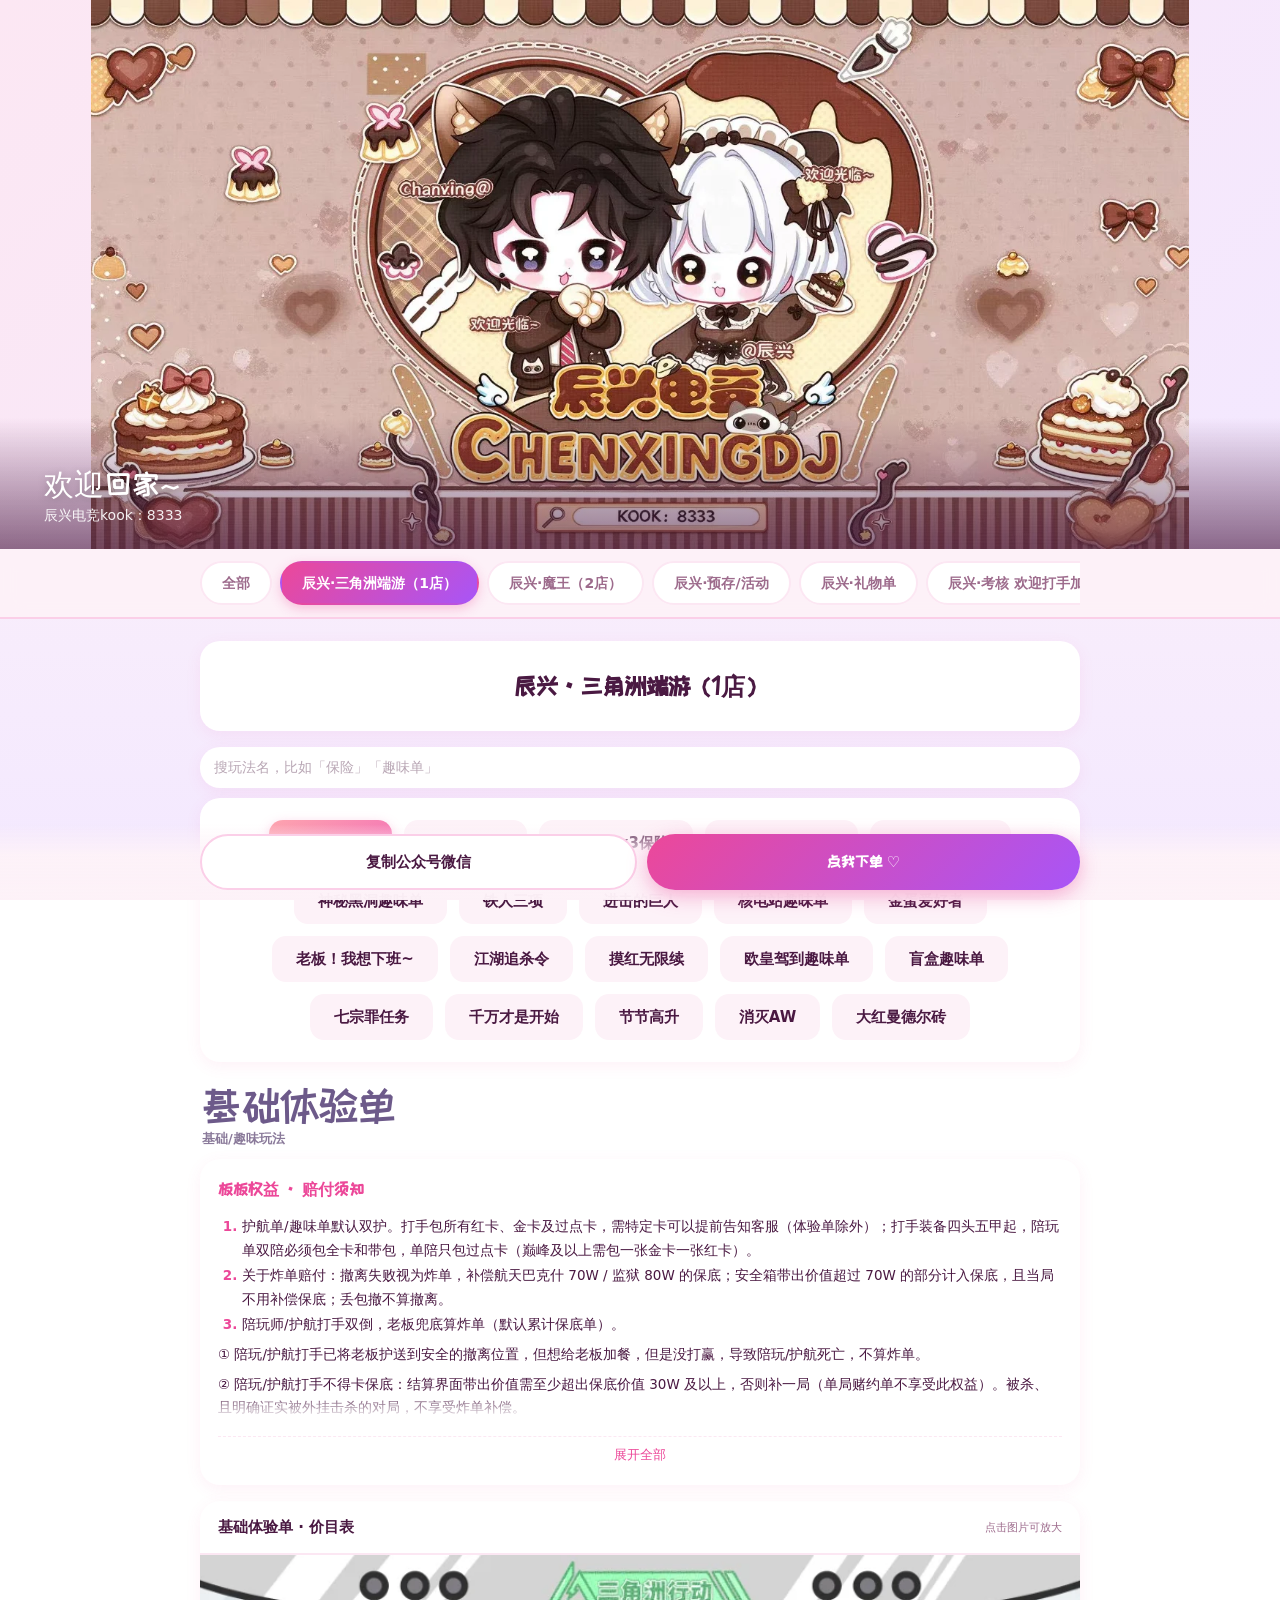
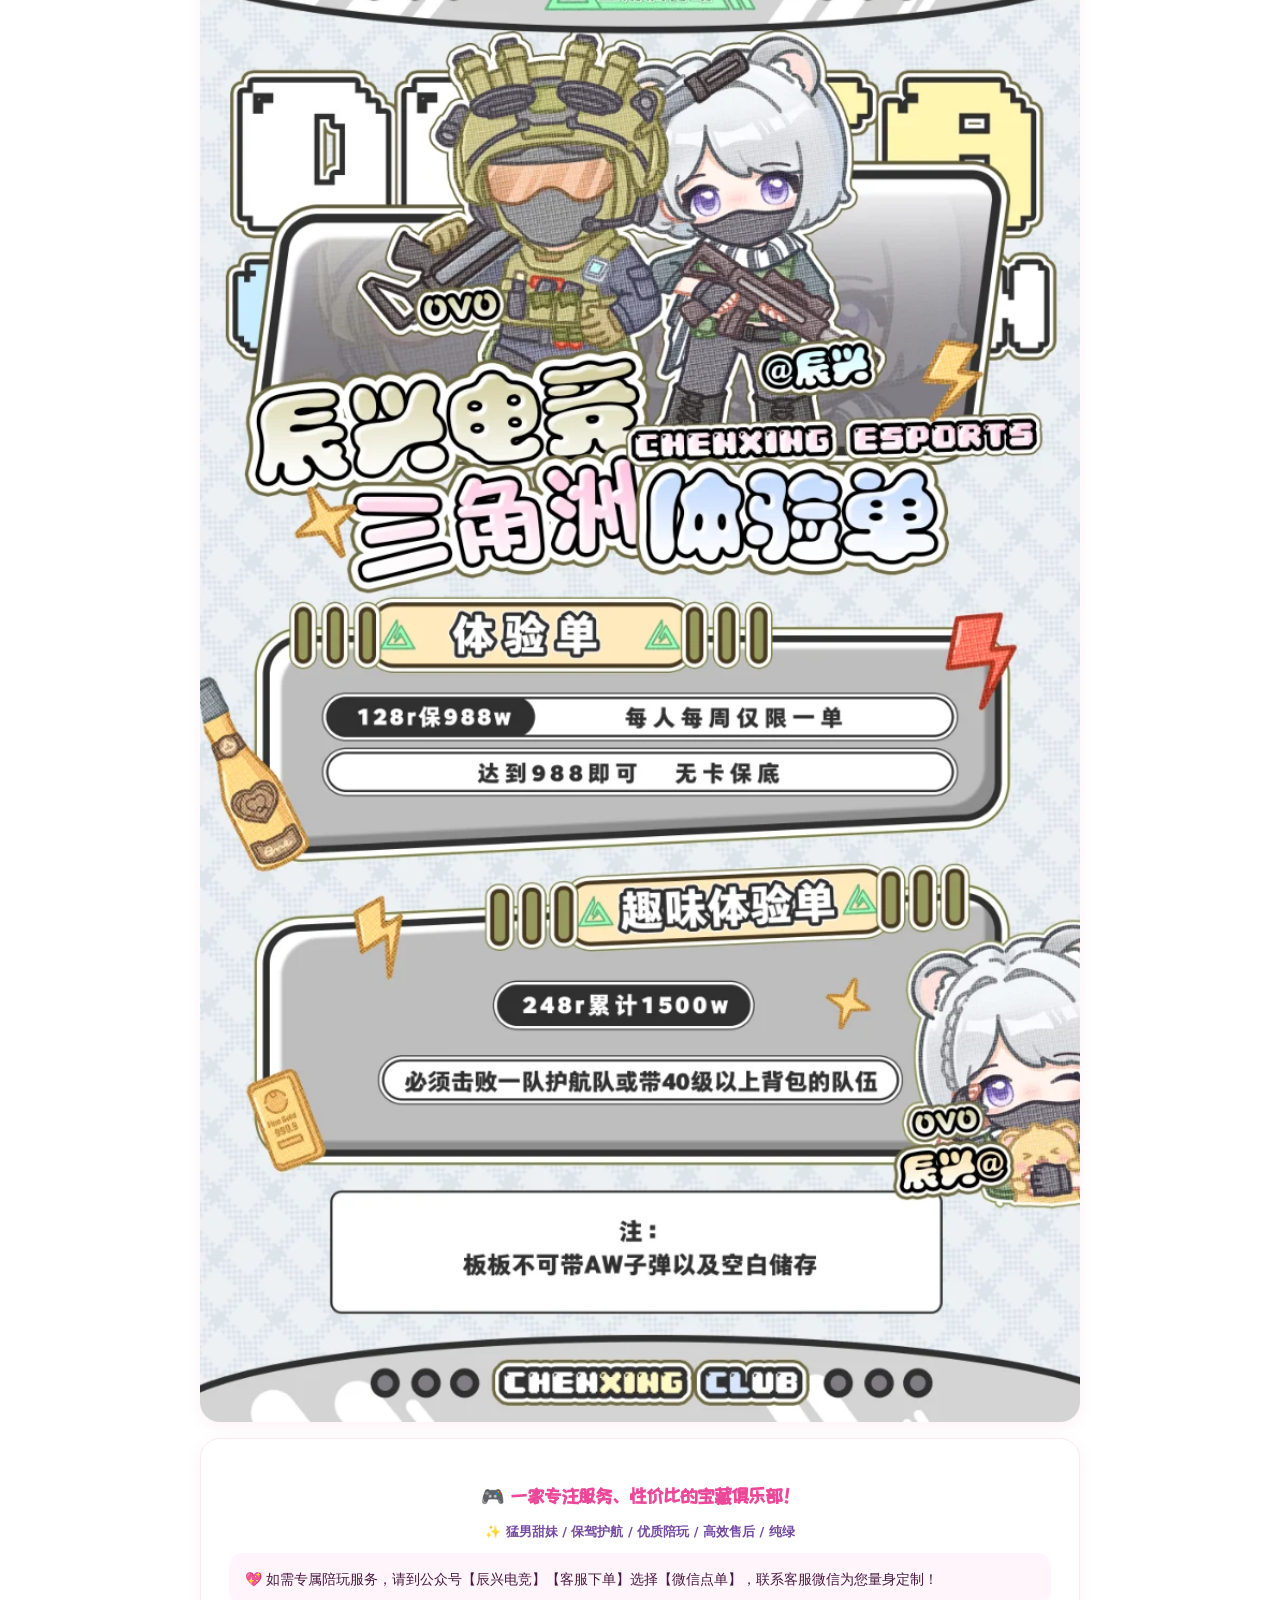
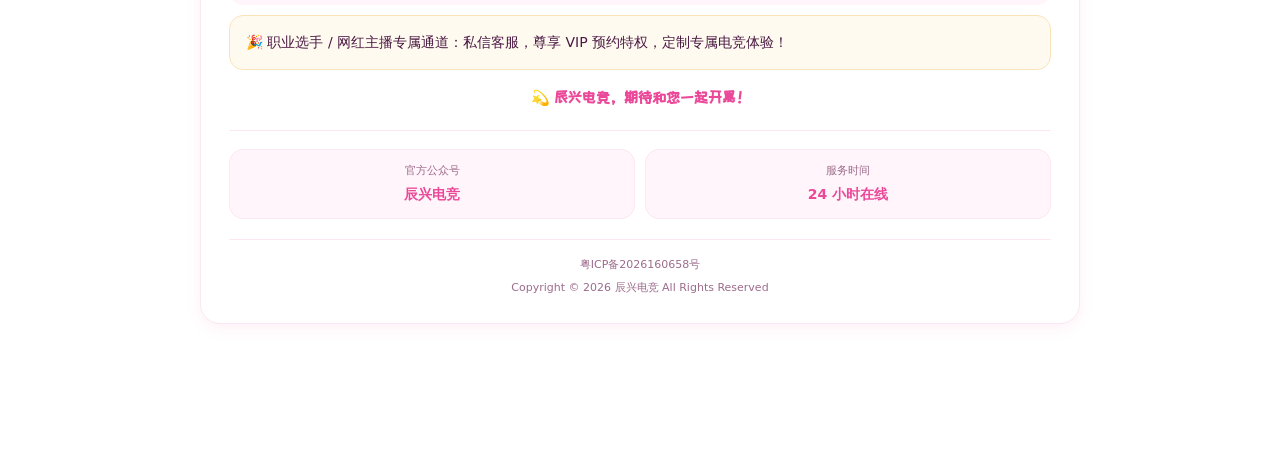
<file: index.html>
<!DOCTYPE html>
<html lang="zh-CN">
<head>
  <meta charset="UTF-8" />
  <meta name="viewport" content="width=device-width, initial-scale=1.0, viewport-fit=cover" />

  <!--
    微信分享卡缓存兜底（2026-11-03 · 票 #9）

    问题：微信把「分享出去的卡片」按 URL 缓存。换了 og:image / og:title 之后，
          已经聊过的旧链接仍吐旧卡（图 404、指向旧玩法），且我们自己清不掉。
    做法：进站时若地址里没有 sv 参数，就补一个再用 location.replace 重载一次，
          换一把全新缓存 key。必须 replace（不能用 pushState 改地址栏）——
          微信是按「页面加载时的 URL」认这个 key 的。

    两条边界：
      · 只在微信内生效（/MicroMessenger/）。普通浏览器和搜索引擎一次都不跳，
        不给任何人多付一次往返。
      · ★ 换过分享图 / 分享标题之后，把下面的 SHARE_VER 加 1，微信里的卡才会换新。
  -->
  <script>
    (function () {
      var SHARE_VER = '2';
      try {
        if (!/MicroMessenger/i.test(navigator.userAgent)) return;
        if (new RegExp('(^|[?&])sv=' + SHARE_VER + '(&|$)').test(location.search)) return;
        var q = location.search.replace(/[?&]sv=[^&]*/g, '');
        if (q === '?') q = '';
        location.replace(location.pathname + (q || '') +
          (q ? '&' : '?') + 'sv=' + SHARE_VER + location.hash);
      } catch (e) { /* 只是个缓存兜底，失败不影响页面 */ }
    })();
  </script>
  <!--
    标题 / 描述 / 图标分两处：
      · 这里写死的这一份是给「不执行 JS 的爬虫」看的 —— 微信 / QQ / 搜索引擎
        都靠它生成分享卡片和搜索结果，所以必须写死在 HTML 里。
      · assets/js/config.js -> SITE_CONFIG 会在页面打开后再覆盖一遍（后台可改）。
  -->
  <title>辰兴电竞 · 价格表</title>
  <meta name="description" content="三角洲护航单 / 趣味单 / 小时陪价目表，24 小时接单，客服一对一安排。" />
  <meta name="keywords" content="辰兴电竞,游戏陪玩,价格表,三角洲,护航,陪玩,代练" />

  <!--
    分享到微信 / QQ 时的卡片（2026-11-04 加固 · 票 #9）

    ⚠️ 关键事实：微信的抓取**不执行 JavaScript**，而本站的轮播/价目表都是 JS 渲染的，
       所以微信能看到的只有这里写死的 title / description / og:image。
       也正因为如此，**不装微信 JSSDK 时这张卡片同样是可控的** —— 改下面几行就能改。

    三条踩过的坑：
      1. 缩略图必须 JPG。微信对 WebP 支持不可靠（本站轮播是 webp，指望不上）。
      2. 图别超过 ~300KB，超了微信经常干脆不抓。这里 500×500 / 78KB。
      3. 微信按 URL 缓存卡片。换图/换文案后，把上面 <script> 里的 SHARE_VER 加 1，
         或者像这次一样直接换个新文件名。
  -->
  <meta property="og:type" content="website" />
  <meta property="og:site_name" content="辰兴电竞" />
  <meta property="og:title" content="辰兴电竞 · 价格表" />
  <meta property="og:description" content="三角洲护航单 / 趣味单 / 小时陪价目表，24 小时接单，客服一对一安排。" />
  <meta property="og:image" content="https://www.chenxingg.cn/assets/images/share-cover-500.jpg" />
  <meta property="og:image:type" content="image/jpeg" />
  <meta property="og:image:width" content="500" />
  <meta property="og:image:height" content="500" />
  <meta property="og:image:alt" content="辰兴电竞 · 三角洲陪玩价目表" />
  <meta property="og:locale" content="zh_CN" />
  <meta property="og:url" content="https://www.chenxingg.cn/" />
  <meta name="twitter:card" content="summary_large_image" />
  <!-- 老式但部分客户端 / 旧版微信仍会读这一条 -->
  <link rel="image_src" href="https://www.chenxingg.cn/assets/images/share-cover-500.jpg" />

  <!-- 网页图标（原来那个是别人家的 logo，已换成辰兴自己的） -->
  <link rel="icon" type="image/png" sizes="32x32" href="assets/images/favicon-32.png" />
  <link rel="apple-touch-icon" sizes="180x180" href="assets/images/favicon-180.png" />

  <!-- 字体：自己托管。原来引外部 CDN 是渲染阻塞的，且会连带下载 4.6 MB 的中文字体 -->
  <link rel="stylesheet" href="assets/css/fonts.css?v=20261104-2" />

  <!-- 样式：base.css 设计变量与通用样式，layout.css 各区块版式 -->
  <link rel="stylesheet" href="assets/css/base.css?v=20261104-2" />
  <link rel="stylesheet" href="assets/css/layout.css?v=20261104-2" />
</head>
<body>

  <!--
    ==========================================================================
     页面结构（自上而下）：
       1.  .hero          顶部主视觉轮播 ---------- config.js -> HERO_CONFIG
       2.  .tabs          吸顶分类导航 ------------ data.js + NAV_CONFIG
       3.  .wrap          内容区
             #content    分类视图 / 全部视图（由 main.js 渲染）
             #siteparts  底部横幅 + 页脚（只渲染一次）
       4.  .cta           固定在底部的两个按钮 ---- CTA_CONFIG
       5.  .mask/.sheet   下单弹层 --------------- SHEET_CONFIG
       6.  .lightbox      图片放大预览
       7.  .toast         轻提示
     ==========================================================================
  -->

  <!-- 1. 顶部主视觉轮播 -->
  <div class="hero" id="hero">
    <div class="hero-track" id="heroTrack"></div>
    <button class="hero-arrow prev" id="heroPrev" type="button" aria-label="上一张">‹</button>
    <button class="hero-arrow next" id="heroNext" type="button" aria-label="下一张">›</button>
    <div class="hero-dots" id="heroDots"></div>
  </div>

  <!-- 2. 吸顶分类导航 -->
  <nav class="tabs" aria-label="分类导航">
    <div class="tabs-inner no-scrollbar" id="tabs"></div>
  </nav>

  <!-- 3. 内容区 -->
  <main class="wrap">
    <div class="shell">
      <div id="content"></div>
      <div id="siteparts"></div>
    </div>
  </main>

  <!-- 4. 固定在底部的按钮栏 -->
  <div class="cta">
    <div class="cta-inner">
      <button class="copy" id="ctaCopy" type="button">复制客服微信</button>
      <button class="wx fun" id="ctaOrder" type="button">点我下单 ♡</button>
    </div>
  </div>

  <!-- 5. 下单弹层 -->
  <div class="mask" id="mask" role="dialog" aria-modal="true" aria-label="添加客服下单">
    <div class="sheet">
      <h3 class="fun" id="sheetTitle"></h3>
      <p class="sheet-desc" id="sheetDesc"></p>
      <div class="qr" id="sheetQr"></div>
      <div class="sheet-wx" id="sheetWx"></div>
      <button id="sheetCopy" type="button"></button>
      <button class="sec" id="sheetClose" type="button"></button>
    </div>
  </div>

  <!-- 6. 图片放大预览 -->
  <div class="lightbox" id="lightbox" style="display:none">
    <img id="lightboxImg" alt="" />
    <button class="lightbox-close" id="lightboxClose" type="button" aria-label="关闭">×</button>
  </div>

  <!-- 7. 轻提示 -->
  <div class="toast" id="toast" role="status" aria-live="polite"></div>

  <!--
    ==========================================================================
     脚本加载顺序（重要，不要调换）：
       1) data.js    内容数据（分类 / 条目 / 价格 / 规则）
       2) config.js  站点配置（标题 / 轮播 / 按钮 / 弹层 / 页脚）
       3) main.js    渲染与交互
     ==========================================================================
  -->
  <script src="assets/js/data.js?v=20261104-2"></script>
  <script src="assets/js/config.js?v=20261104-2"></script>
  <script src="assets/js/main.js?v=20261104-2"></script>
</body>
</html>
</file>
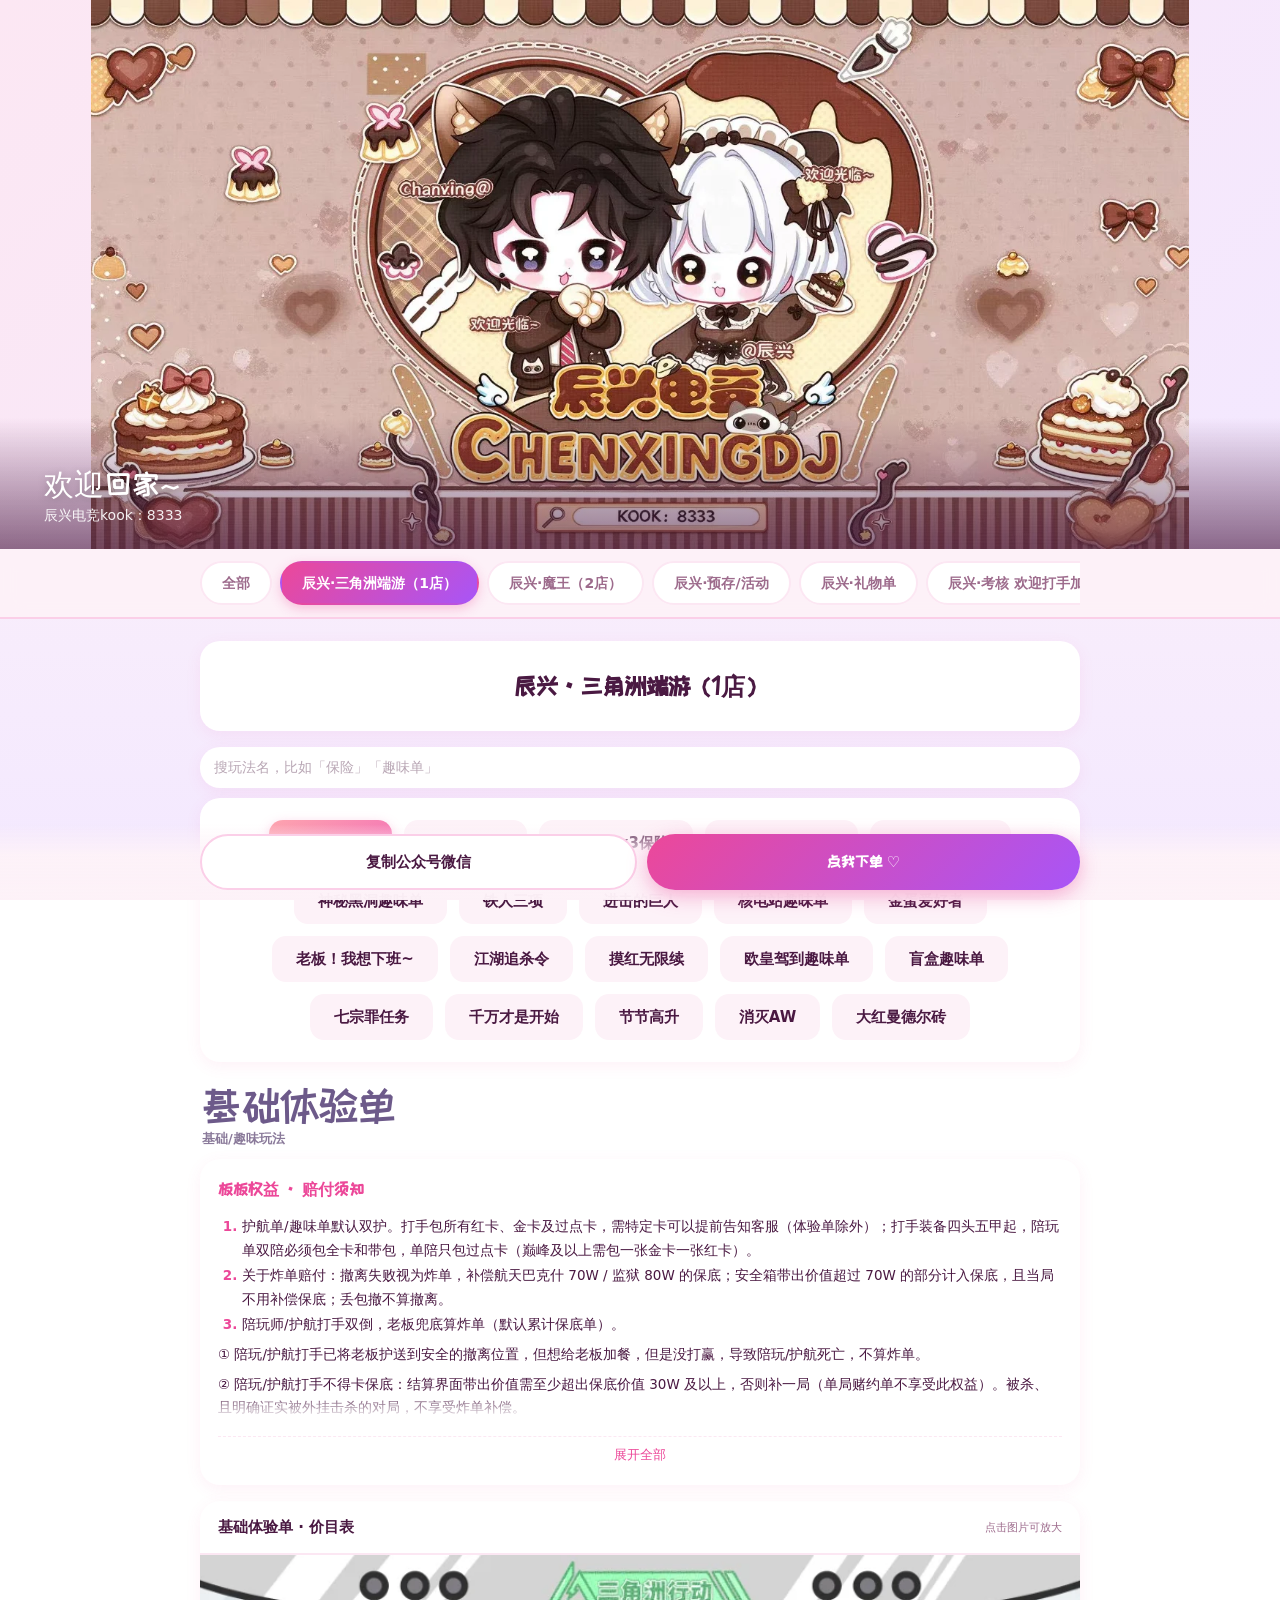
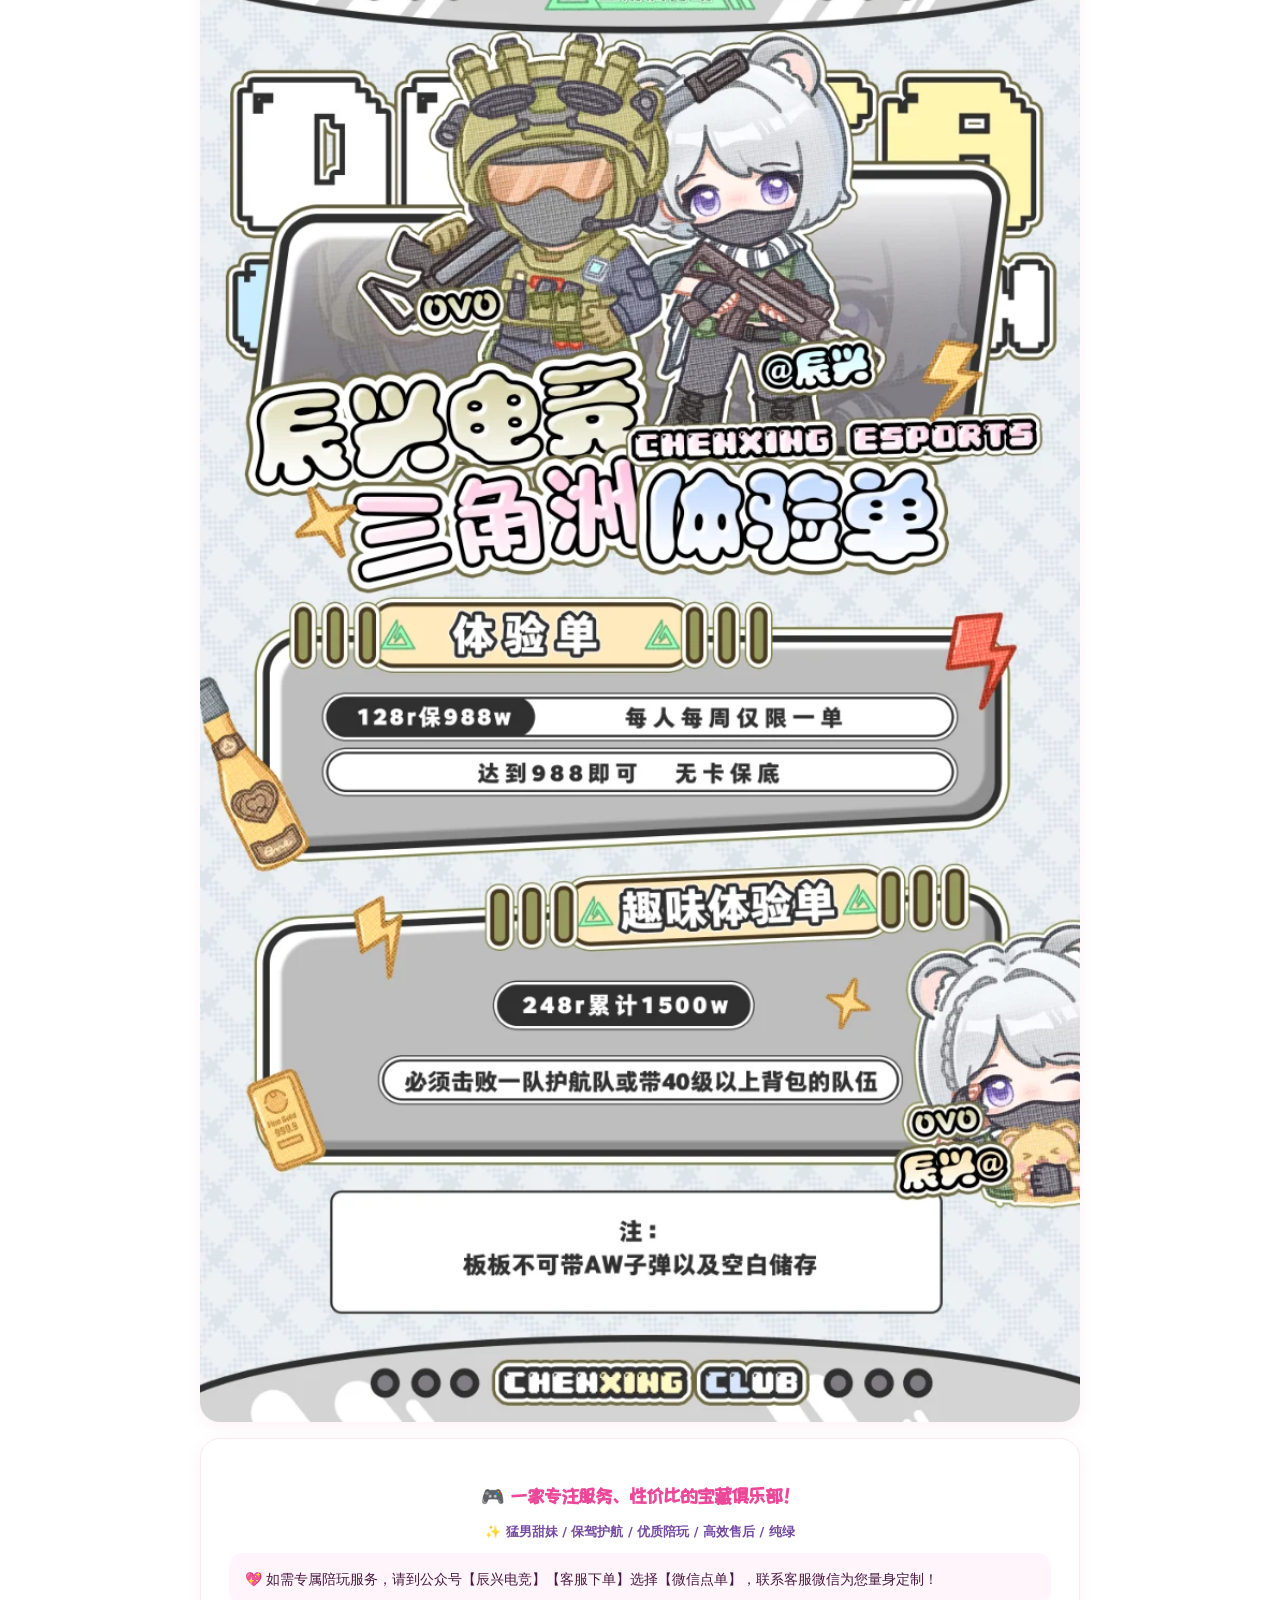
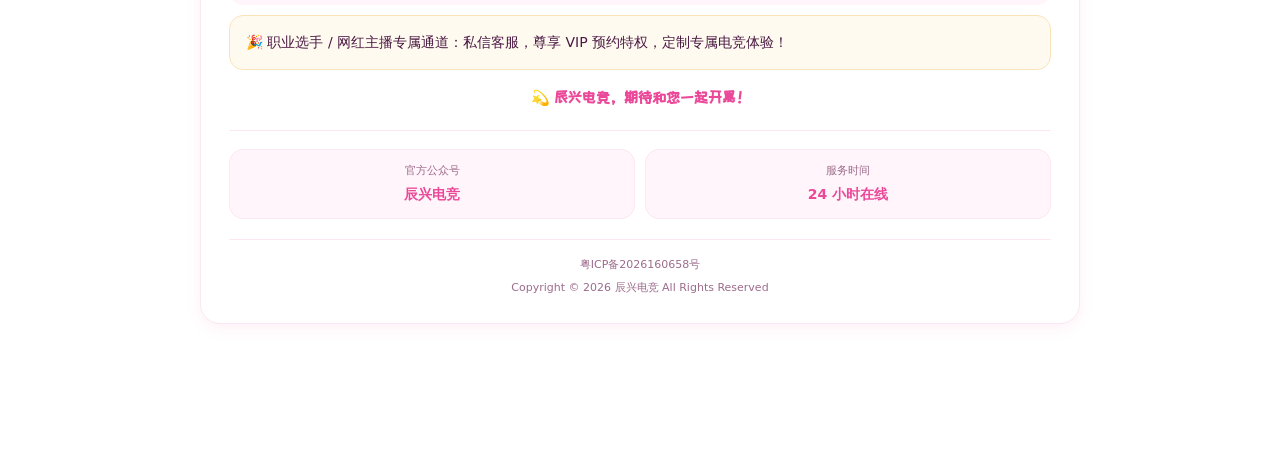
<file: service.html>
<!DOCTYPE html>
<html lang="zh-CN">
<head>
  <meta charset="UTF-8" />
  <meta name="viewport" content="width=device-width, initial-scale=1.0" />
  <title>正在打开… - 辰兴电竞</title>
  <!--
    ==========================================================================
     兼容页：融合版把「分类 / 玩法 / 价目表」合并进了 index.html 单页，
     不再需要独立的详情页。这个文件只负责把老链接
        service.html?id=<条目id>&cat=<分类id>
     转到新地址
        index.html#cat=<分类id>&item=<条目id>
     所以以前发出去的链接不会失效。
     ==========================================================================
  -->
</head>
<body>
  <p style="font-family:system-ui,sans-serif;padding:24px;color:#4a1942">
    正在打开相关内容…如果浏览器没有自动跳转，<a id="fallback" href="index.html">点这里回到首页</a>。
  </p>

  <script src="assets/js/data.js?v=20261104-1"></script>
  <script>
    (function () {
      'use strict';

      function pick(query) {
        var out = {};
        (query || '').replace(/^\?/, '').split('&').forEach(function (kv) {
          if (!kv) return;
          var p = kv.split('=');
          try { out[p[0]] = decodeURIComponent(p[1] || ''); }
          catch (e) { out[p[0]] = p[1] || ''; }
        });
        return out;
      }

      var q = pick(window.location.search);
      var itemId = q.id || '';
      var catId = q.cat || '';

      /* 老链接只给了条目 id 时，到数据里找出它属于哪个分类 */
      if (!catId && itemId && typeof SERVICE_CATEGORIES !== 'undefined') {
        SERVICE_CATEGORIES.forEach(function (cat) {
          (cat.items || []).forEach(function (item) {
            if (item.id === itemId) catId = cat.id;
          });
        });
      }

      var target = 'index.html';
      if (catId) {
        target += '#cat=' + encodeURIComponent(catId);
        if (itemId) target += '&item=' + encodeURIComponent(itemId);
      }

      document.getElementById('fallback').setAttribute('href', target);
      window.location.replace(target);
    })();
  </script>
</body>
</html>
</file>
<file: assets/css/fonts.css>
/* ==========================================================================
 * 站点自己的字体 —— 不再依赖外部 CDN
 * ==========================================================================
 * 原来 index.html 里引的是 https://miaoda.feishu.cn/fonts/css2?... 那个文件：
 *   · 它是 <link rel="stylesheet">，会**阻塞渲染**
 *     （实测冷启动首字节到过 11.2 秒，正常 0.1~1 秒，波动很大）
 *   · 它引的 Noto Sans SC 有 4.6 MB，而 base.css 又把它放在正文字体第一位
 *     —— 等于访客可能在后台悄悄下载 4.6 MB
 *
 * 现在改成：
 *   · 手写体 ZCOOL KuaiLe 自己托管，只保留站点用得到的 699 个字符
 *     1479 KB → 62 KB（小 24 倍），且不再阻塞渲染
 *   · 正文不再指定 Noto Sans SC，直接用系统字体（苹方 / 微软雅黑），
 *     中文字形几乎一样，却省掉 4.6 MB
 *
 * 字体授权：ZCOOL KuaiLe = SIL Open Font License 1.1，允许自托管与再分发。
 * 内容里加了生僻字想重新子集化：node _verify/build-fonts.mjs
 * ======================================================================== */

@font-face {
  font-family: 'ZCOOL KuaiLe';
  font-style: normal;
  font-weight: 400;
  font-display: swap;   /* 字体没到之前先用系统字体显示，绝不出现空白 */
  src: url('../fonts/zcool-kuaile-subset.woff2') format('woff2');
}
</file>
<file: assets/css/base.css>
/**
 * ============================================================================
 *  base.css —— 基础层（设计变量 / 重置 / 字体 / 页面底色 / 通用原子样式）
 * ============================================================================
 *  版式框架来自参考网站（辰兴电竞价格表），配色在此基础上保留 dduniao 的视觉识别。
 *
 *  改配色：直接改下面 :root 里的变量，全站生效。
 *  改文案：不要改这里，请去 assets/js/config.js 与 assets/js/data.js。
 * ============================================================================
 */

/* ==========================================================================
   1. 设计变量
   ========================================================================== */
:root {
  /* ---- 版式骨架配色（参考网站原样） ---- */
  --bg: #fdf2f8;
  --card: #ffffff;
  --pink: #ec4899;
  --pink-l: #fbcfe8;
  --purple: #a855f7;
  --purple-l: #e9d5ff;
  --tx: #4a1942;          /* 主文字 */
  --tx2: #9d6b8c;         /* 次要文字 */
  --line: #fce7f3;        /* 描边 */

  /* ---- dduniao 视觉识别色（内容区沿用） ---- */
  --dd-pink: #ff9a9e;
  --dd-pink-soft: #fecfef;
  --dd-purple: #764ba2;
  --dd-gold: #ffd700;
  --gradient-dd-pink: linear-gradient(135deg, #ff9a9e 0%, #fecfef 100%);
  --gradient-brand: linear-gradient(135deg, #ec4899 0%, #a855f7 100%);
  --gradient-subtab: linear-gradient(135deg, #fda4af, #f472b6);

  /* ---- 圆角 / 阴影 ---- */
  --radius-lg: 20px;
  --radius-md: 14px;
  --radius-sm: 12px;
  --radius-pill: 999px;
  --shadow-card: 0 4px 16px rgba(236, 72, 153, .08);
  --shadow-poster: 0 6px 24px rgba(168, 85, 247, .15);
  --shadow-cta: 0 6px 20px rgba(236, 72, 153, .4);
  --shadow-soft: 0 2px 10px rgba(168, 85, 247, .10);

  /* ---- 版心宽度（由下方断点覆盖） ---- */
  --content-max: 100%;
  /* 底部固定按钮栏高度，用于给 body 留安全距离 */
  --cta-space: 104px;
}

/* ==========================================================================
   2. 重置
   ========================================================================== */
* {
  margin: 0;
  padding: 0;
  box-sizing: border-box;
  -webkit-tap-highlight-color: transparent;
}

html {
  scroll-behavior: smooth;
  /* 吸顶导航的高度补偿：锚点跳转时不被导航挡住 */
  scroll-padding-top: 70px;
}

body {
  /* 页面底色（可用 config.js 的 SITE_CONFIG.background 覆盖） */
  background: var(--page-bg, linear-gradient(180deg, #fce7f3 0%, #fdf2f8 30%, #f3e8ff 100%));
  background-attachment: fixed;
  color: var(--tx);
  /* 正文不再指定 "Noto Sans SC"：那个字体文件 4.6 MB，而苹方 / 微软雅黑
     这些系统字体本来就装在每个中文用户的设备上，字形几乎一样。
     去掉它等于白白省下最多 4.6 MB。 */
  font-family: "PingFang SC", "Hiragino Sans GB", "Microsoft YaHei", system-ui, -apple-system, sans-serif;
  line-height: 1.6;
  min-height: 100vh;
  /* 给固定在底部的两个按钮留出空间 */
  padding-bottom: var(--cta-space);
  overflow-x: hidden;
}

/* 手写风格字体：标题、按钮等活泼元素专用。
   字体已经自己托管（assets/fonts/zcool-kuaile-subset.woff2，62 KB），
   加载失败时自动回落到系统字体。 */
.fun {
  font-family: "ZCOOL KuaiLe", "PingFang SC", "Microsoft YaHei", system-ui, sans-serif;
}

button {
  font: inherit;
  color: inherit;
  background: none;
  border: none;
  cursor: pointer;
}

img {
  max-width: 100%;
}

a {
  color: inherit;
  text-decoration: none;
}

ul, ol {
  list-style: none;
}

/* 隐藏横向滚动条（顶部标签栏用） */
.no-scrollbar {
  scrollbar-width: none;
  -ms-overflow-style: none;
}
.no-scrollbar::-webkit-scrollbar {
  display: none;
}

/* 仅供屏幕阅读器 */
.sr-only {
  position: absolute;
  width: 1px;
  height: 1px;
  padding: 0;
  margin: -1px;
  overflow: hidden;
  clip: rect(0, 0, 0, 0);
  white-space: nowrap;
  border: 0;
}

/* ==========================================================================
   3. 版心容器
   ========================================================================== */
.shell {
  width: 100%;
  max-width: var(--content-max);
  margin: 0 auto;
}

/* ==========================================================================
   4. 通用动画
   ========================================================================== */
@keyframes fadeUp {
  from { opacity: 0; transform: translateY(14px); }
  to   { opacity: 1; transform: translateY(0); }
}
@keyframes popIn {
  0%   { opacity: 0; transform: scale(.92); }
  100% { opacity: 1; transform: scale(1); }
}
@keyframes sheetUp {
  from { transform: translateY(100%); }
  to   { transform: translateY(0); }
}
@keyframes toastIn {
  from { opacity: 0; transform: translate(-50%, -50%) scale(.9); }
  to   { opacity: 1; transform: translate(-50%, -50%) scale(1); }
}

/* 进入动画工具类 */
.anim-up  { animation: fadeUp .4s ease both; }
.anim-pop { animation: popIn .28s ease both; }

/* 无障碍：系统开启「减少动态效果」时关闭动画 */
@media (prefers-reduced-motion: reduce) {
  *, *::before, *::after {
    animation-duration: .001ms !important;
    animation-iteration-count: 1 !important;
    transition-duration: .001ms !important;
    scroll-behavior: auto !important;
  }
}

/* ==========================================================================
   5. 响应式：版心宽度
   ========================================================================== */
/* 移动端（<768px）：满宽，保持参考网站的原始版式 */
@media (max-width: 767px) {
  :root {
    --content-max: 100%;
    --cta-space: 104px;
  }
}

/* 平板（768–1199px）：居中收窄，维持参考网站的纵向节奏 */
@media (min-width: 768px) and (max-width: 1199px) {
  :root {
    --content-max: 720px;
    --cta-space: 112px;
  }
}

/* 桌面（≥1200px） */
@media (min-width: 1200px) {
  :root {
    --content-max: 880px;
    --cta-space: 116px;
  }
}
</file>
<file: assets/css/layout.css>
/**
 * ============================================================================
 *  layout.css —— 版式层（区块排布，对齐参考网站的排版风格）
 * ============================================================================
 *  页面自上而下的区块：
 *    1. .hero          顶部主视觉轮播
 *    2. .tabs          吸顶分类导航（对应原「顶部导航栏」）
 *    3. .big-title     当前分类大标题卡
 *    4. .subtabs       分类下的玩法胶囊按钮
 *    5. .poster        海报卡（标题 / 价格盒 / 规则）
 *    6. .price-sheet   价目表大图
 *    7. .cat-list      「全部」视图：全部分类卡片
 *    8. .notice        底部装饰横幅（板板须知）
 *    9. .footer        页脚
 *   10. .cta           固定在底部的两个按钮
 *   11. .mask/.sheet   下单弹层
 *   12. .toast         轻提示
 *
 *  改尺寸/间距：改这里对应的数值即可。
 * ===========================================================================
 */

/* ==========================================================================
   1. 顶部主视觉轮播
   ========================================================================== */
.hero {
  position: relative;
  overflow: hidden;
  background: linear-gradient(135deg, #fce7f3, #f3e8ff);
  /* 轮播区高度：用宽高比控制，保证不同屏幕下节奏一致 */
  aspect-ratio: 16 / 9;
  width: 100%;
}

.hero-track {
  display: flex;
  height: 100%;
  transition: transform .5s cubic-bezier(.4, 0, .2, 1);
  will-change: transform;
}

.hero-slide {
  position: relative;
  flex: 0 0 100%;
  height: 100%;
  overflow: hidden;
}

.hero-slide img {
  width: 100%;
  height: 100%;
  display: block;
  /* 默认铺满裁切；fit=contain 的幻灯片会覆盖成完整显示 */
  object-fit: cover;
}

.hero-slide.is-contain img {
  object-fit: contain;
}

/* 幻灯片上的文字叠加层 */
.hero-cap {
  position: absolute;
  left: 0;
  right: 0;
  bottom: 0;
  padding: 34px 16px 16px;
  color: #fff;
  background: linear-gradient(180deg, rgba(74, 25, 66, 0) 0%, rgba(74, 25, 66, .62) 100%);
  pointer-events: none;
}
.hero-cap .t {
  font-size: 22px;
  line-height: 1.2;
  text-shadow: 0 2px 8px rgba(0, 0, 0, .25);
}
.hero-cap .s {
  margin-top: 2px;
  font-size: 12px;
  opacity: .92;
}

/* 左右切换箭头 */
.hero-arrow {
  position: absolute;
  top: 50%;
  transform: translateY(-50%);
  width: 34px;
  height: 34px;
  border-radius: 50%;
  background: rgba(255, 255, 255, .78);
  color: var(--tx);
  font-size: 16px;
  font-weight: 700;
  display: flex;
  align-items: center;
  justify-content: center;
  box-shadow: var(--shadow-soft);
  transition: all .18s ease;
  z-index: 3;
}
.hero-arrow:hover { background: #fff; transform: translateY(-50%) scale(1.08); }
.hero-arrow:active { transform: translateY(-50%) scale(.94); }
.hero-arrow.prev { left: 10px; }
.hero-arrow.next { right: 10px; }

/* 底部指示点 */
.hero-dots {
  position: absolute;
  left: 0;
  right: 0;
  bottom: 8px;
  display: flex;
  justify-content: center;
  gap: 6px;
  z-index: 3;
}
.hero-dot {
  width: 7px;
  height: 7px;
  padding: 0;
  border-radius: var(--radius-pill);
  background: rgba(255, 255, 255, .62);
  transition: all .22s ease;
}
.hero-dot.on {
  width: 20px;
  background: #fff;
}

/* ==========================================================================
   2. 吸顶分类导航
   ========================================================================== */
.tabs {
  position: sticky;
  top: 0;
  z-index: 20;
  background: rgba(253, 242, 248, .95);
  backdrop-filter: blur(10px);
  -webkit-backdrop-filter: blur(10px);
  border-bottom: 2px solid var(--pink-l);
}

.tabs-inner {
  display: flex;
  gap: 8px;
  overflow-x: auto;
  padding: 12px 14px;
}

.tab {
  flex: 0 0 auto;
  padding: 8px 16px;
  border-radius: var(--radius-pill);
  background: #fff;
  color: var(--tx2);
  font-size: 13px;
  font-weight: 700;
  border: 2px solid var(--line);
  white-space: nowrap;
  transition: all .15s ease;
}
.tab:hover {
  color: var(--pink);
  border-color: var(--pink-l);
  transform: translateY(-1px);
}
.tab.on {
  background: var(--gradient-brand);
  color: #fff;
  border-color: transparent;
  box-shadow: 0 4px 12px rgba(236, 72, 153, .3);
}
.tab:active { transform: scale(.96); }

/* ==========================================================================
   3. 内容区外壳
   ========================================================================== */
.wrap {
  padding: 16px 14px;
}

/* ==========================================================================
   4. 大标题卡
   ========================================================================== */
.big-title {
  background: var(--card);
  border-radius: var(--radius-lg);
  padding: 22px;
  text-align: center;
  font-size: 20px;
  font-weight: 900;
  margin-bottom: 16px;
  box-shadow: var(--shadow-card);
}

/* ==========================================================================
   5. 玩法胶囊按钮组
   ========================================================================== */
.subtabs {
  background: var(--card);
  border-radius: var(--radius-lg);
  padding: 18px;
  margin-bottom: 16px;
  box-shadow: var(--shadow-card);
  display: flex;
  flex-wrap: wrap;
  gap: 10px;
  justify-content: center;
}

/* 2026-10-03：胶囊行吸顶。
   为什么必须「吸住后收成一行」：14 个玩法时胶囊行是 6 行 301px，
   纯吸顶会连同上方的分类标签栏一起常驻遮挡 67 + 301 = 368px = 手机屏高的 44%，
   把访客最想看的价格表挤到几乎看不见 —— 与吸顶的目的相反。
   收成一行后只占 67 + 62 = 129px（屏高 15%），且不遮挡价格。

   未吸住 = .subtabs 原样（多行、居中、照旧）；
   吸住   = .is-stuck（单行、左右滑动、选中项自动居中，见 main.js）。 */
.subtabs {
  position: sticky;
  top: 0;                       /* 吸住的位置由 main.js 在进入吸住状态时按标签栏实时高度写入 */
  z-index: 18;                  /* 低于 .tabs 的 20，避免盖住它 */
}

.subtabs.is-stuck {
  display: block;               /* 单行：交给内部横向滚动 */
  overflow-x: auto;
  overflow-y: hidden;
  -webkit-overflow-scrolling: touch;
  scrollbar-width: none;
  white-space: nowrap;
  text-align: center;
  padding: 10px 12px;
  scroll-behavior: smooth;
  box-shadow: 0 8px 20px rgba(236, 72, 153, .16);
}.subtabs.is-stuck::-webkit-scrollbar { display: none; }
.subtabs.is-stuck .subtab {
  display: inline-block;
  vertical-align: middle;
  margin: 0 4px;
}

.subtab {
  padding: 10px 20px;
  border-radius: var(--radius-md);
  background: var(--bg);
  color: var(--tx);
  font-size: 14px;
  font-weight: 700;
  transition: all .15s ease;
}
.subtab:hover {
  background: var(--pink-l);
  transform: translateY(-1px);
}
.subtab.on {
  background: var(--gradient-subtab);
  color: #fff;
  box-shadow: 0 4px 12px rgba(244, 114, 182, .4);
}
.subtab:active { transform: scale(.96); }

/* ==========================================================================
   6. 海报卡
   ========================================================================== */
.poster {
  position: relative;
  border-radius: var(--radius-lg);
  overflow: hidden;
  margin-bottom: 16px;
  box-shadow: var(--shadow-poster);
  /* 2026-10-03：海报卡不再放分类封面底图，底色换成品牌淡渐变
     （原来是 #f0f4f8 冷灰，那是给「上面压一张图」用的底色，没图时显得脏） */
  background: linear-gradient(180deg, #fff5fa 0%, #fdf2f8 55%, #f7edfb 100%);
  isolation: isolate;
}

/* 没有底图时：整个卡片外观都不要，只留文字。
   为什么：底图下线后这张卡只剩「玩法名 + 副标题」两行字，
   但卡片本身还带着渐变底、圆角、阴影和大内边距（桌面还有 300px 最小高度，
   那是当初给照片留的版面）—— 于是页面上出现一大片空卡片。
   用户 2026-10-03 反馈桌面端「这个太大了，改成只有文字在那里」，故如此改。
   想恢复卡片外观：把 main.js buildPoster 里的 cx-plain 类去掉即可。 */
.poster.cx-plain {
  background: none;
  box-shadow: none;
  border-radius: 0;
  overflow: visible;
  margin-bottom: 10px;
}
.poster.cx-plain .poster-body {
  min-height: 0;
  padding: 4px 2px 0;
  gap: 4px;
}

/* 背景装饰图（分类封面）。2026-10-03 起默认不渲染（见 main.js buildPoster 的 posterBg 开关），
   这条规则保留，方便将来用 posterBg: true 把底图打开。 */
.poster-bg {
  position: absolute;
  inset: 0;
  width: 100%;
  height: 100%;
  object-fit: cover;
  z-index: -1;
}

/* 内容层：铺满整张卡（由内容撑高）
   2026-10-03：去掉原来的白色渐隐蒙版 —— 那是为了「白字压在图上也读得清」，
   现在没有底图了，蒙版只会让卡片下半截变淡、看着像没做完。 */
.poster-body {
  position: relative;
  /* 2026-10-03：原来的 420px 最小高度是给「底图照片」留的版面；没有底图之后它会空出一大片，
     改成由内容撑高（价格盒多的玩法自然会长）。 */
  min-height: 0;
  padding: 20px;
  display: flex;
  flex-direction: column;
  gap: 10px;
}

.poster .p-title {
  font-size: 36px;
  line-height: 1.1;
  color: #6d5a8a;
  text-shadow: 2px 2px 0 #fff;
}
.poster .p-sub {
  margin-top: -4px;
  font-size: 13px;
  font-weight: 700;
  color: #8a7a9a;
}

.poster .prices {
  display: flex;
  flex-wrap: wrap;
  gap: 10px;
  margin-top: 8px;
}
.poster .price-box {
  background: rgba(255, 255, 255, .88);
  border-radius: var(--radius-md);
  padding: 12px 18px;
  border: 2px solid #c8b8d8;
  transition: all .18s ease;
}
.poster .price-box:hover {
  transform: translateY(-2px);
  box-shadow: var(--shadow-soft);
}
.poster .price-box .n { font-size: 13px; font-weight: 700; color: #6d5a8a; }
.poster .price-box .v { font-size: 28px; font-weight: 900; color: #e06080; }
.poster .price-box .u { font-size: 13px; color: #9d8baa; }

.poster .rule {
  margin-top: 12px;
  background: rgba(255, 255, 255, .88);
  border-radius: var(--radius-sm);
  padding: 12px 14px;
}
.poster .rule .rt {
  display: inline-block;
  background: var(--purple);
  color: #fff;
  font-size: 13px;
  font-weight: 700;
  padding: 3px 12px;
  border-radius: 8px;
  margin-bottom: 6px;
}
.poster .rule p {
  font-size: 12px;
  line-height: 1.7;
  color: #6d5a8a;
  white-space: pre-line;   /* 规则里的 \n 换行生效 */
}

/* ==========================================================================
   7. 价目表大图卡
   ========================================================================== */
.price-sheet {
  background: var(--card);
  border-radius: var(--radius-lg);
  overflow: hidden;
  margin-bottom: 16px;
  box-shadow: var(--shadow-card);
}
.price-sheet-head {
  padding: 14px 18px;
  font-size: 15px;
  font-weight: 900;
  color: var(--tx);
  border-bottom: 2px solid var(--line);
  display: flex;
  align-items: center;
  justify-content: space-between;
  gap: 10px;
}
.price-sheet-head .hint {
  font-size: 11px;
  font-weight: 500;
  color: var(--tx2);
}
.price-sheet-img {
  display: block;
  width: 100%;
  height: auto;
  cursor: zoom-in;
  background: #fff;
}
.price-sheet-empty {
  padding: 34px 18px;
  text-align: center;
  color: var(--tx2);
  font-size: 13px;
}

/* ==========================================================================
   8. 「全部」视图的分类卡片
   ========================================================================== */
.cat-list {
  display: grid;
  gap: 16px;
}

.cat-card {
  background: var(--card);
  border-radius: var(--radius-lg);
  /* 不要 overflow:hidden —— 圆形封面下要放分类名徽章，裁掉会看不见。
     卡片内部没有会溢出的元素（圆自身 overflow:hidden 保证「内容不溢出」）。 */
  box-shadow: var(--shadow-card);
  transition: all .2s ease;
}
.cat-card:hover {
  transform: translateY(-3px);
  box-shadow: var(--shadow-poster);
}

/* ---- 圆形封面（2026-10-03 由方形 16:7 改成圆形） ----
   做法：外层只做居中，真正的圆形是 .cat-card-cover-circle。
   - 圆：aspect-ratio:1/1 + width:min(100%,200px) → 永远正圆，任何屏宽都不变形
   - 图：width/height 100% + object-fit:cover → 铺满圆且不拉伸
   - 徽章（分类名）放在圆下方，不再压在封面上（圆里放不下那条渐变条） */
.cat-card-cover {
  display: flex;
  flex-direction: column;
  align-items: center;
  padding-top: 18px;
}
.cat-card-cover-circle {
  width: min(100%, 200px);
  aspect-ratio: 1 / 1;
  border-radius: 50%;
  overflow: hidden;
  position: relative;
  display: grid;
  place-items: center;
  background: linear-gradient(135deg, #fce7f3, #f3e8ff);
  border: 3px solid var(--card);
  box-shadow: var(--shadow-soft);
}
.cat-card-cover-circle img {
  /* 必须绝对定位铺满：
     img() 会给 <img> 写 width/height 属性（原图尺寸，例如 820×1367）。
     在 aspect-ratio:1/1 的容器里，这个属性 + 图片自身长宽比会参与高度计算，
     height:100% 被压过去 → 实测图片被撑成 194×323（比圆高），不是正圆内容盒。
     绝对定位后高度按容器的确定值解析，图片才严格等于内容盒。 */
  position: absolute;
  inset: 0;
  width: 100% !important;
  height: 100% !important;
  object-fit: cover;
  object-position: center;
  display: block;
}
/* 分类名徽章：沿用原粉色渐变的视觉识别，只是从「压在封面上」改成「圆下方徽章」 */
.cat-card-name {
  margin: 10px 14px 0;
  padding: 5px 16px;
  border-radius: var(--radius-pill);
  background: linear-gradient(135deg, #ff9a9e 0%, #f472b6 100%);
  color: #fff;
  font-size: 15px;
  font-weight: 900;
  text-align: center;
  max-width: 100%;
  box-shadow: 0 2px 8px rgba(255, 154, 158, .35);
}

.cat-card-body { padding: 14px 16px 16px; }

.cat-card-items {
  display: flex;
  flex-wrap: wrap;
  gap: 8px;
}
.cat-chip {
  padding: 6px 12px;
  border-radius: var(--radius-pill);
  background: var(--bg);
  color: var(--tx2);
  font-size: 12px;
  font-weight: 700;
  border: 1px solid var(--line);
  transition: all .15s ease;
}
.cat-chip:hover {
  background: var(--pink-l);
  color: var(--tx);
}

.cat-card-btn {
  margin-top: 14px;
  width: 100%;
  padding: 11px;
  border-radius: var(--radius-pill);
  background: var(--gradient-brand);
  color: #fff;
  font-size: 14px;
  font-weight: 900;
  box-shadow: 0 4px 12px rgba(236, 72, 153, .28);
  transition: all .18s ease;
}
.cat-card-btn:hover { transform: translateY(-2px); box-shadow: var(--shadow-cta); }
.cat-card-btn:active { transform: scale(.97); }

/* ==========================================================================
   9. 底部装饰横幅（板板须知）
   ========================================================================== */
.notice {
  background: var(--card);
  border-radius: var(--radius-lg);
  overflow: hidden;
  margin-top: 4px;
  box-shadow: var(--shadow-card);
}
.notice-head {
  padding: 14px 18px;
  font-size: 15px;
  font-weight: 900;
  color: var(--tx);
  border-bottom: 2px solid var(--line);
}
.notice-img {
  display: block;
  width: 100%;
  height: auto;
  cursor: zoom-in;
}

/* ==========================================================================
   10. 页脚
   ========================================================================== */
.footer {
  margin-top: 16px;
  border-radius: var(--radius-lg);
  overflow: hidden;
  /* 浅色卡片，与站内其它卡片一致的观感（2026-11-04 去掉 dduniao 紫色渐变） */
  background: var(--card);
  border: 1px solid var(--line);
  color: var(--tx);
  box-shadow: var(--shadow-card);
}

.footer-inner {
  padding: 26px 18px 22px;
  text-align: center;
}

.footer-inner p { margin: 10px 0; font-size: 13px; }

.footer .highlight {
  font-size: 17px;
  font-weight: 900;
  color: var(--pink);
}
.footer .features {
  font-weight: 700;
  color: var(--dd-purple);
  font-size: 13px;
}
.footer .desc,
.footer .vip {
  background: #fff5fa;
  border-radius: var(--radius-md);
  padding: 14px 16px;
  line-height: 1.75;
  text-align: left;
}
.footer .vip {
  background: #fffaf0;
  border: 1px solid #fbe3b8;
}
.footer .closing {
  font-size: 15px;
  font-weight: 900;
  color: var(--pink);
  margin-top: 16px;
}

.footer-contacts {
  display: grid;
  grid-template-columns: repeat(2, 1fr);
  gap: 10px;
  margin-top: 20px;
  padding-top: 18px;
  border-top: 1px solid var(--line);
}
.footer-contact {
  background: #fff5fa;
  border: 1px solid var(--line);
  border-radius: var(--radius-md);
  padding: 12px 10px;
  transition: all .18s ease;
}
.footer-contact:hover {
  background: #fdeaf4;
  transform: translateY(-3px);
}
.footer-contact .k { display: block; font-size: 11px; color: var(--tx2); }
.footer-contact .v {
  display: block;
  margin-top: 4px;
  font-size: 14px;
  font-weight: 900;
  color: var(--pink);
}

.footer-beian {
  margin-top: 20px;
  padding-top: 16px;
  border-top: 1px solid var(--line);
  font-size: 11px;
}
.footer-beian a {
  color: var(--tx2);
  transition: color .18s ease;
}
.footer-beian a:hover { color: var(--pink); text-decoration: underline; }
.footer-copy {
  margin-top: 6px;
  color: var(--tx2);
}

/* ==========================================================================
   11. 固定在底部的按钮栏
   ========================================================================== */
.cta {
  position: fixed;
  left: 0;
  right: 0;
  bottom: 0;
  z-index: 30;
  padding: 10px 12px calc(10px + env(safe-area-inset-bottom, 0px));
  display: flex;
  gap: 10px;
  /* 底部渐隐，避免按钮直接压在内容上 */
  background: linear-gradient(180deg, rgba(253, 242, 248, 0) 0%, rgba(253, 242, 248, .92) 40%, rgba(253, 242, 248, .98) 100%);
}
.cta-inner {
  display: flex;
  gap: 10px;
  width: 100%;
  max-width: var(--content-max);
  margin: 0 auto;
}
.cta button {
  flex: 1;
  padding: 14px;
  border-radius: var(--radius-pill);
  font-size: 15px;
  font-weight: 900;
  transition: all .18s ease;
}
.cta .wx {
  background: var(--gradient-brand);
  color: #fff;
  box-shadow: var(--shadow-cta);
}
.cta .copy {
  background: #fff;
  color: var(--tx);
  border: 2px solid var(--pink-l);
}
.cta button:hover { transform: translateY(-2px); }
.cta button:active { transform: scale(.97); }

/* ==========================================================================
   12. 下单弹层
   ========================================================================== */
.mask {
  position: fixed;
  inset: 0;
  z-index: 50;
  display: none;
  align-items: flex-end;
  justify-content: center;
  background: rgba(0, 0, 0, .5);
  backdrop-filter: blur(3px);
}
.mask.show { display: flex; }

.sheet {
  width: 100%;
  max-width: 480px;
  background: #fff;
  border-radius: 24px 24px 0 0;
  padding: 24px 20px calc(30px + env(safe-area-inset-bottom, 0px));
  text-align: center;
  animation: sheetUp .25s ease;
}
.sheet h3 {
  font-size: 20px;
  color: var(--pink);
  margin-bottom: 6px;
}
.sheet .sheet-desc {
  color: var(--tx2);
  font-size: 13px;
  line-height: 1.7;
  margin-bottom: 16px;
}
.sheet .qr {
  width: 160px;
  height: 160px;
  margin: 0 auto 14px;
  border-radius: 16px;
  background: var(--bg);
  border: 2px dashed var(--pink-l);
  display: flex;
  align-items: center;
  justify-content: center;
  color: var(--tx2);
  font-size: 12px;
  overflow: hidden;
}
.sheet .qr img { width: 100%; height: 100%; object-fit: cover; }
.sheet .sheet-wx {
  font-size: 18px;
  font-weight: 900;
  color: var(--purple);
  word-break: break-all;
}
.sheet button {
  margin-top: 14px;
  width: 100%;
  padding: 12px;
  border-radius: var(--radius-pill);
  background: var(--gradient-brand);
  color: #fff;
  font-size: 15px;
  font-weight: 900;
  transition: all .18s ease;
}
.sheet button.sec { background: var(--line); color: var(--tx2); }
.sheet button:hover { transform: translateY(-2px); }
.sheet button:active { transform: scale(.97); }

/* ==========================================================================
   13. 图片放大预览（价目表 / 板板须知长图）
   ========================================================================== */
.lightbox {
  position: fixed;
  inset: 0;
  z-index: 60;
  display: flex;
  align-items: center;
  justify-content: center;
  background: rgba(0, 0, 0, .9);
  animation: popIn .2s ease;
}
.lightbox img {
  max-width: 94vw;
  max-height: 88vh;
  object-fit: contain;
  border-radius: var(--radius-sm);
}
.lightbox-close {
  position: absolute;
  top: 16px;
  right: 16px;
  width: 38px;
  height: 38px;
  border-radius: 50%;
  background: rgba(255, 255, 255, .2);
  color: #fff;
  font-size: 22px;
  font-weight: 700;
  display: flex;
  align-items: center;
  justify-content: center;
}
.lightbox-close:hover { background: rgba(255, 255, 255, .34); }

/* ==========================================================================
   14. 轻提示
   ========================================================================== */
.toast {
  position: fixed;
  left: 50%;
  top: 50%;
  transform: translate(-50%, -50%);
  z-index: 99;
  padding: 10px 18px;
  border-radius: 10px;
  background: rgba(0, 0, 0, .8);
  color: #fff;
  font-size: 13px;
  opacity: 0;
  pointer-events: none;
  transition: opacity .2s ease;
  max-width: 80vw;
  text-align: center;
}
.toast.show {
  opacity: 1;
  animation: toastIn .2s ease;
}

/* ==========================================================================
   15. 响应式
   ========================================================================== */

/* ---- 手机竖屏（<480px）：压缩标题与间距，避免大标题换行过多 ---- */
@media (max-width: 479px) {
  .hero { aspect-ratio: 4 / 3; }
  .hero-cap .t { font-size: 19px; }
  .wrap { padding: 14px 12px; }
  .big-title { padding: 18px; font-size: 18px; }
  .subtabs { padding: 14px; gap: 8px; }
  .subtab { padding: 9px 15px; font-size: 13px; }
  .poster .p-title { font-size: 28px; }
  .poster-body { padding: 16px; }   /* 无底图后不再需要为照片留高 */
  .poster .price-box { padding: 10px 14px; }
  .poster .price-box .v { font-size: 24px; }
  .footer-contacts { grid-template-columns: 1fr; }
}

/* ---- 大屏手机（480–767px） ---- */
@media (min-width: 480px) and (max-width: 767px) {
  .hero { aspect-ratio: 16 / 9; }
  .wrap { padding: 16px 14px; }
}

/* ---- 平板（768–1199px）---- */
@media (min-width: 768px) and (max-width: 1199px) {
  .hero { aspect-ratio: 21 / 9; }
  .hero-cap .t { font-size: 26px; }
  .hero-cap .s { font-size: 13px; }
  .wrap { padding: 20px 18px; }
  .cat-list { grid-template-columns: repeat(2, 1fr); }
  .cat-card-cover-circle { width: min(100%, 180px); }
}

/* ---- 桌面（≥1200px）---- */
@media (min-width: 1200px) {
  .hero {
    aspect-ratio: 21 / 9;
    /* 桌面端轮播仍然满宽：它是主视觉，铺满更有气势 */
    max-width: none;
  }
  .hero-arrow { width: 42px; height: 42px; font-size: 18px; }
  .hero-arrow.prev { left: 24px; }
  .hero-arrow.next { right: 24px; }
  .hero-cap { padding: 48px 44px 22px; }
  .hero-cap .t { font-size: 30px; }
  .hero-cap .s { font-size: 14px; }

  .tabs-inner {
    max-width: var(--content-max);
    margin: 0 auto;
    padding: 12px 0;
  }
  .tab { font-size: 14px; padding: 9px 20px; }

  .wrap { padding: 22px 0; }
  .big-title { font-size: 24px; padding: 26px; }
  .subtabs { padding: 22px; gap: 12px; }
  .subtab { font-size: 15px; padding: 11px 24px; }
  .poster .p-title { font-size: 42px; }
  .poster-body { min-height: 300px; padding: 26px; gap: 12px; }
  .poster .price-box { padding: 14px 22px; }
  .poster .price-box .v { font-size: 32px; }
  .poster .rule p { font-size: 13px; }

  /* 圆形封面 200px：一屏放 3 张更合适（2 列时卡片宽 450+，圆显小、留白多） */
  .cat-list { grid-template-columns: repeat(3, 1fr); }

  .footer-inner { padding: 32px 28px 26px; }
  .footer-inner p { font-size: 14px; }
  .footer .highlight { font-size: 19px; }
  .footer-contacts { grid-template-columns: repeat(2, 1fr); }
}

/* ---- 超宽屏（≥1600px）：略微放大版心，避免过于局促 ---- */
@media (min-width: 1600px) {
  :root { --content-max: 960px; }
}

/* ---- 横屏矮屏 ---- */
@media (orientation: landscape) and (max-height: 520px) {
  .hero { aspect-ratio: 24 / 9; }
  .poster-body { min-height: 0; }
}

/* ==========================================================================
   2026-11-03 · P0 新增（票 #9）
     ① 玩法搜索框 .sub-search
     ② 玩法分组小标签 .subtab-group
     ③ 下单须知（文本版）.notice-text
     ④ 通用显隐工具 .is-hidden
   —— 全部为新增类名，不改动任何既有选择器，老页面的渲染结果零变化。
   ========================================================================== */

/* ---- ④ 通用显隐 ----------------------------------------------------------
   必须 !important：胶囊行吸顶后 .subtabs.is-stuck .subtab 会把 display 改回
   inline-block（特异性 0,3,1），普通规则压不住，被过滤掉的胶囊会重新冒出来。 */
.subtab.is-hidden,
.subtab-group.is-hidden,
.notice-text .notice-text-body.is-hidden { display: none !important; }

/* ---- ① 玩法搜索框 --------------------------------------------------------
   放在胶囊行**外面**、正上方：胶囊行吸顶后会收成一行并 overflow-x:auto，
   输入框塞进去会被裁掉。 */
.sub-search {
  position: relative;
  display: flex;
  align-items: center;
  gap: 8px;
  background: var(--card);
  border-radius: var(--radius-lg);
  padding: 10px 14px;
  margin-bottom: 10px;
  box-shadow: var(--shadow-card);
}

.sub-search-input {
  flex: 1 1 auto;
  min-width: 0;                 /* 关键：不加会被 flex 撑破容器 */
  border: 0;
  outline: 0;
  background: transparent;
  color: var(--tx);
  font-size: 14px;
  line-height: 1.5;
  font-family: inherit;
}
.sub-search-input::placeholder { color: #b9a7b5; }
/* iOS Safari 给 type=search 自带一个清除按钮，和我们的重复，去掉 */
.sub-search-input::-webkit-search-cancel-button { -webkit-appearance: none; appearance: none; }

.sub-search-clear {
  flex: 0 0 auto;
  width: 24px;
  height: 24px;
  padding: 0;
  border: 0;
  border-radius: 50%;
  background: var(--bg);
  color: var(--tx);
  font-size: 15px;
  line-height: 24px;
  cursor: pointer;
}
.sub-search-clear[hidden] { display: none; }

.sub-search-count {
  flex: 0 0 auto;
  font-size: 12px;
  color: #9d8baa;
  white-space: nowrap;
}

/* ---- ② 玩法分组小标签 ----------------------------------------------------
   不可点，只是把胶囊分段。横向滚动（吸顶）时缩成 inline-block 一起滚。 */
.subtab-group {
  display: inline-flex;
  align-items: center;
  padding: 4px 10px;
  margin: 0 2px;
  border-radius: var(--radius-pill);
  background: var(--line);
  color: var(--pink);
  font-size: 12px;
  font-weight: 700;
  letter-spacing: .5px;
  vertical-align: middle;
  white-space: nowrap;
}

/* ---- ③ 下单须知（文本版）------------------------------------------------
   替代「1080×5063 / 290KB 的须知长图」：同样内容用文本 ≈ 几 KB，
   能被搜索到、能被读屏念出来。 */
.notice-text {
  background: var(--card);
  border-radius: var(--radius-lg);
  padding: 18px;
  margin-bottom: 16px;
  box-shadow: var(--shadow-card);
}

.notice-text-head {
  display: flex;
  align-items: center;
  gap: 8px;
  margin-bottom: 10px;
}
.notice-text-head .nt-title {
  font-size: 16px;
  color: var(--pink);
  font-weight: 700;
}

.notice-text-body {
  position: relative;
  color: var(--tx);
  font-size: 13.5px;
  line-height: 1.75;
  /* 折叠到约 9 行，靠 .is-open 展开。
     内容本来就没超出去时 max-height 不起作用 —— 表面上等于不折叠。
     要不要显示「展开全部」由 main.js 实测 scrollHeight 决定，不看行数。 */
  max-height: 15.75em;
  overflow: hidden;
}
.notice-text.is-open .notice-text-body {
  max-height: none;
  overflow: visible;
}

/* 折叠时的渐隐提示：让人看出「下面还有」。
   只在**真的被截断**（.is-overflow 由 main.js 实测后加上）时才画 ——
   否则内容没超高也压一层白渐变，最后一行会显得发虚。 */
.notice-text.is-overflow:not(.is-open) .notice-text-body::after {
  content: '';
  position: absolute;
  left: 0;
  right: 0;
  bottom: 0;
  height: 2.6em;
  pointer-events: none;
  background: linear-gradient(180deg, rgba(255,255,255,0), var(--card) 85%);
}

.notice-text-body p { margin: 0 0 6px; }
.notice-text-body p:last-child { margin-bottom: 0; }

.notice-list {
  margin: 0 0 6px;
  padding-left: 18px;
  list-style: none;
}
.notice-list li {
  position: relative;
  margin: 2px 0;
}
.notice-list li::before {
  content: '·';
  position: absolute;
  left: -14px;
  color: var(--pink);
  font-weight: 700;
}

/* 有序列表（正文里写 `1. ` 开头的行）：保留原编号，不用圆点替代。
   padding 留得比圆点多一点，两位数编号（10./11./12.）才不会顶到文字上。 */
.notice-list-num {
  padding-left: 24px;
  list-style: decimal;
}
.notice-list-num li { position: static; }
.notice-list-num li::before { content: none; }
.notice-list-num li::marker {
  color: var(--pink);
  font-weight: 700;
}

.notice-text-toggle {
  display: block;
  width: 100%;
  margin-top: 10px;
  padding: 8px 0 2px;
  border: 0;
  border-top: 1px dashed var(--line);
  background: transparent;
  color: var(--pink);
  font-size: 13px;
  font-family: inherit;
  cursor: pointer;
}
/* 必须显式写：上面的 display:block 会压掉 hidden 属性的默认 display:none，
   结果「没有可展开内容」时按钮还杵在那儿。 */
.notice-text-toggle[hidden] { display: none; }
</file>
